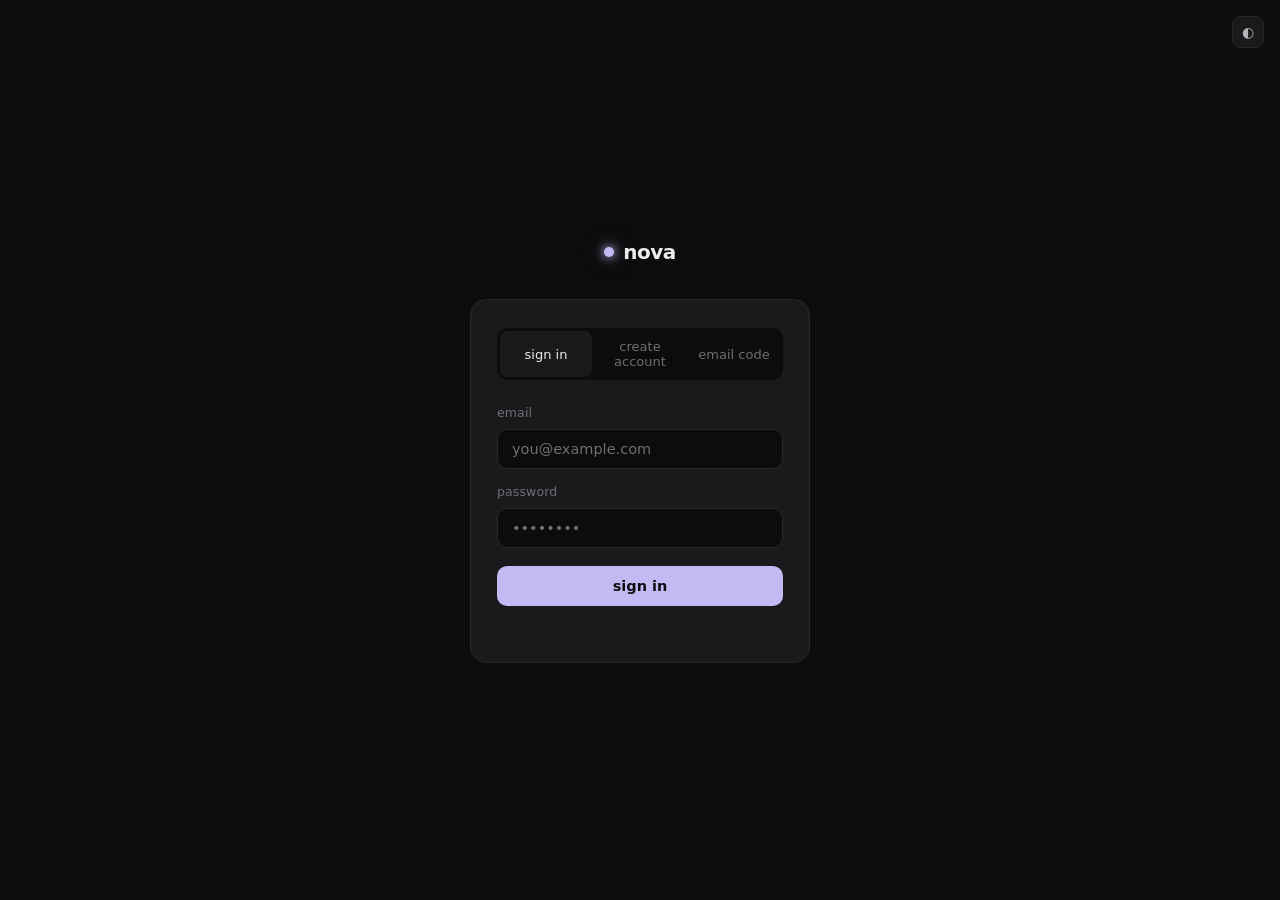
<file: templates/login.html>
<!doctype html>
<html lang="en" data-theme="dark">
<head>
<meta charset="utf-8">
<meta name="viewport" content="width=device-width,initial-scale=1">
<title>Nova — sign in</title>
<script>(function(){const s=localStorage.getItem('nova-theme')||'dark';document.documentElement.setAttribute('data-theme',s)})();</script>
<style>
:root[data-theme="dark"] {
  --bg: #0c0c0d; --surface: #1a1a1d; --surface-2: #222226;
  --line: #26262b; --ink: #ececee; --ink-soft: #b4b4b8; --muted: #6e6e74;
  --accent: #c5b9f3; --accent-ink: #0e0e10; --danger: #ff8a8a;
}
:root[data-theme="light"] {
  --bg: #faf9f6; --surface: #ffffff; --surface-2: #f0ede7;
  --line: #e6e2d8; --ink: #1a1a1a; --ink-soft: #4a4a4a; --muted: #8a8580;
  --accent: #6a4eb8; --accent-ink: #ffffff; --danger: #c44545;
}
*{box-sizing:border-box;margin:0;padding:0}
body{
  font-family:-apple-system,"SF Pro Text","Inter",system-ui,sans-serif;
  background:var(--bg);color:var(--ink);
  min-height:100vh;display:flex;align-items:center;justify-content:center;
  font-size:15px;line-height:1.5;-webkit-font-smoothing:antialiased;
}
.wrap{width:100%;max-width:380px;padding:24px 20px}
.brand{
  display:flex;align-items:center;gap:9px;
  font-size:20px;font-weight:700;letter-spacing:-.025em;
  margin-bottom:32px;justify-content:center;
}
.brand .dot{
  width:10px;height:10px;border-radius:50%;
  background:var(--accent);
  box-shadow:0 0 10px var(--accent),0 0 20px color-mix(in srgb,var(--accent) 50%,transparent);
}
.card{
  background:var(--surface);
  border:1px solid var(--line);
  border-radius:16px;
  padding:28px 26px;
}
.tabs{display:flex;gap:2px;margin-bottom:24px;background:var(--bg);border-radius:10px;padding:3px}
.tab{
  flex:1;padding:8px 4px;background:transparent;
  border:none;border-radius:8px;cursor:pointer;
  font-size:13px;font-family:inherit;color:var(--muted);
  transition:all .15s;
}
.tab.active{background:var(--surface);color:var(--ink);font-weight:500}
.panel{display:none}
.panel.active{display:block}
label{display:block;font-size:12.5px;color:var(--muted);margin-bottom:6px;letter-spacing:.01em}
input[type=email],input[type=password],input[type=text]{
  width:100%;padding:11px 14px;
  background:var(--bg);color:var(--ink);
  border:1px solid var(--line);border-radius:10px;
  font-size:14.5px;font-family:inherit;outline:none;
  transition:border-color .15s;margin-bottom:14px;
}
input:focus{border-color:var(--muted)}
input::placeholder{color:var(--muted)}
.btn{
  width:100%;padding:12px;
  background:var(--accent);color:var(--accent-ink);
  border:none;border-radius:10px;
  font-size:14.5px;font-weight:600;font-family:inherit;
  cursor:pointer;transition:opacity .15s;
  margin-top:4px;
}
.btn:hover{opacity:.88}
.btn:disabled{opacity:.5;cursor:not-allowed}
.btn-ghost{
  width:100%;padding:10px;margin-top:10px;
  background:transparent;color:var(--ink-soft);
  border:1px solid var(--line);border-radius:10px;
  font-size:13.5px;font-family:inherit;cursor:pointer;
  transition:all .15s;
}
.btn-ghost:hover{border-color:var(--muted);color:var(--ink)}
.err{color:var(--danger);font-size:13px;margin-top:8px;min-height:20px}
.success{color:#8adfb4;font-size:13px;margin-top:8px}
.otp-row{display:flex;gap:8px;align-items:flex-end}
.otp-row input{flex:1;margin-bottom:0}
.otp-row button{
  padding:11px 16px;background:var(--surface-2);color:var(--ink-soft);
  border:1px solid var(--line);border-radius:10px;font-size:13px;
  font-family:inherit;cursor:pointer;white-space:nowrap;transition:all .15s;
}
.otp-row button:hover{border-color:var(--muted);color:var(--ink)}
.dev-code-box{
  background:color-mix(in srgb,var(--accent) 10%,transparent);
  border:1px dashed color-mix(in srgb,var(--accent) 40%,transparent);
  border-radius:8px;padding:10px 14px;font-size:13px;
  color:var(--accent);margin:10px 0;text-align:center;
  font-family:ui-monospace,Menlo,monospace;letter-spacing:.1em;font-size:18px;
  font-weight:600;
}
.theme-btn{
  position:fixed;top:16px;right:16px;
  background:var(--surface);border:1px solid var(--line);
  color:var(--ink-soft);width:32px;height:32px;border-radius:8px;
  cursor:pointer;font-size:14px;
}
</style>
</head>
<body>
<button class="theme-btn" id="theme-btn" title="toggle theme">◐</button>

<div class="wrap">
  <div class="brand">
    <span class="dot"></span>
    <span>nova</span>
  </div>

  <div class="card">
    <div class="tabs">
      <button class="tab active" data-tab="signin">sign in</button>
      <button class="tab" data-tab="register">create account</button>
      <button class="tab" data-tab="otp">email code</button>
    </div>

    <!-- sign in -->
    <div class="panel active" id="panel-signin">
      <label>email</label>
      <input type="email" id="si-email" placeholder="you@example.com" autocomplete="email">
      <label>password</label>
      <input type="password" id="si-pw" placeholder="••••••••" autocomplete="current-password">
      <button class="btn" id="si-btn">sign in</button>
      <div class="err" id="si-err"></div>
    </div>

    <!-- register -->
    <div class="panel" id="panel-register">
      <label>email</label>
      <input type="email" id="reg-email" placeholder="you@example.com" autocomplete="email">
      <label>password <span style="color:var(--muted);font-weight:400">(min 8 chars)</span></label>
      <input type="password" id="reg-pw" placeholder="••••••••" autocomplete="new-password">
      <label>confirm password</label>
      <input type="password" id="reg-pw2" placeholder="••••••••" autocomplete="new-password">
      <button class="btn" id="reg-btn">create account</button>
      <div class="err" id="reg-err"></div>
    </div>

    <!-- OTP -->
    <div class="panel" id="panel-otp">
      <label>email</label>
      <div class="otp-row" style="margin-bottom:14px">
        <input type="email" id="otp-email" placeholder="you@example.com" autocomplete="email">
        <button id="otp-send-btn">send code</button>
      </div>
      <div id="otp-code-area" style="display:none">
        <label>6-digit code</label>
        <input type="text" id="otp-code" placeholder="000000" maxlength="6" inputmode="numeric" autocomplete="one-time-code">
        <div class="dev-code-box" id="dev-code" style="display:none"></div>
      </div>
      <button class="btn" id="otp-verify-btn" style="display:none">verify code</button>
      <div class="err" id="otp-err"></div>
      <div class="success" id="otp-ok"></div>
    </div>
  </div>
</div>

<script>
// theme
const themeBtn = document.getElementById('theme-btn');
themeBtn.addEventListener('click', () => {
  const cur = document.documentElement.getAttribute('data-theme');
  const next = cur === 'dark' ? 'light' : 'dark';
  document.documentElement.setAttribute('data-theme', next);
  localStorage.setItem('nova-theme', next);
  themeBtn.textContent = next === 'dark' ? '◐' : '◑';
});
themeBtn.textContent = document.documentElement.getAttribute('data-theme') === 'dark' ? '◐' : '◑';

// tabs
document.querySelectorAll('.tab').forEach(t => {
  t.addEventListener('click', () => {
    document.querySelectorAll('.tab').forEach(x => x.classList.remove('active'));
    document.querySelectorAll('.panel').forEach(x => x.classList.remove('active'));
    t.classList.add('active');
    document.getElementById('panel-' + t.dataset.tab).classList.add('active');
  });
});

function setErr(id, msg) { document.getElementById(id).textContent = msg; }
function clearErr(id) { document.getElementById(id).textContent = ''; }

// sign in
document.getElementById('si-btn').addEventListener('click', async () => {
  const btn = document.getElementById('si-btn');
  const email = document.getElementById('si-email').value.trim();
  const pw = document.getElementById('si-pw').value;
  clearErr('si-err');
  if (!email || !pw) { setErr('si-err', 'fill in both fields'); return; }
  btn.disabled = true; btn.textContent = 'signing in…';
  const r = await fetch('/api/auth/login', {
    method: 'POST', headers: {'Content-Type':'application/json'},
    body: JSON.stringify({ email, password: pw })
  });
  const d = await r.json();
  btn.disabled = false; btn.textContent = 'sign in';
  if (d.ok) { window.location.href = '/'; }
  else { setErr('si-err', d.error || 'something went wrong'); }
});
document.getElementById('si-pw').addEventListener('keydown', e => {
  if (e.key === 'Enter') document.getElementById('si-btn').click();
});

// register
document.getElementById('reg-btn').addEventListener('click', async () => {
  const btn = document.getElementById('reg-btn');
  const email = document.getElementById('reg-email').value.trim();
  const pw = document.getElementById('reg-pw').value;
  const pw2 = document.getElementById('reg-pw2').value;
  clearErr('reg-err');
  if (!email || !pw) { setErr('reg-err', 'fill in all fields'); return; }
  if (pw !== pw2) { setErr('reg-err', 'passwords do not match'); return; }
  if (pw.length < 8) { setErr('reg-err', 'password must be at least 8 characters'); return; }
  btn.disabled = true; btn.textContent = 'creating…';
  const r = await fetch('/api/auth/register', {
    method: 'POST', headers: {'Content-Type':'application/json'},
    body: JSON.stringify({ email, password: pw })
  });
  const d = await r.json();
  btn.disabled = false; btn.textContent = 'create account';
  if (d.ok) { window.location.href = '/'; }
  else { setErr('reg-err', d.error || 'something went wrong'); }
});

// OTP
document.getElementById('otp-send-btn').addEventListener('click', async () => {
  const email = document.getElementById('otp-email').value.trim();
  clearErr('otp-err');
  document.getElementById('otp-ok').textContent = '';
  if (!email) { setErr('otp-err', 'enter your email first'); return; }
  const btn = document.getElementById('otp-send-btn');
  btn.disabled = true; btn.textContent = 'sending…';
  const r = await fetch('/api/auth/otp/request', {
    method: 'POST', headers: {'Content-Type':'application/json'},
    body: JSON.stringify({ email })
  });
  const d = await r.json();
  btn.disabled = false; btn.textContent = 'resend';
  if (d.ok) {
    document.getElementById('otp-code-area').style.display = 'block';
    document.getElementById('otp-verify-btn').style.display = 'block';
    if (d.sent) {
      document.getElementById('otp-ok').textContent = 'code sent — check your email';
      document.getElementById('dev-code').style.display = 'none';
    } else {
      document.getElementById('dev-code').style.display = 'block';
      document.getElementById('dev-code').textContent = d.dev_code;
      document.getElementById('otp-ok').textContent = 'dev mode — code shown below (no SMTP configured)';
    }
  } else {
    setErr('otp-err', d.error || 'send failed');
  }
});

document.getElementById('otp-verify-btn').addEventListener('click', async () => {
  const email = document.getElementById('otp-email').value.trim();
  const code = document.getElementById('otp-code').value.trim();
  clearErr('otp-err');
  if (!code) { setErr('otp-err', 'enter the code'); return; }
  const btn = document.getElementById('otp-verify-btn');
  btn.disabled = true; btn.textContent = 'verifying…';
  const r = await fetch('/api/auth/otp/verify', {
    method: 'POST', headers: {'Content-Type':'application/json'},
    body: JSON.stringify({ email, code })
  });
  const d = await r.json();
  btn.disabled = false; btn.textContent = 'verify code';
  if (d.ok) { window.location.href = '/'; }
  else { setErr('otp-err', d.error || 'verification failed'); }
});
</script>
</body>
</html>
</file>
